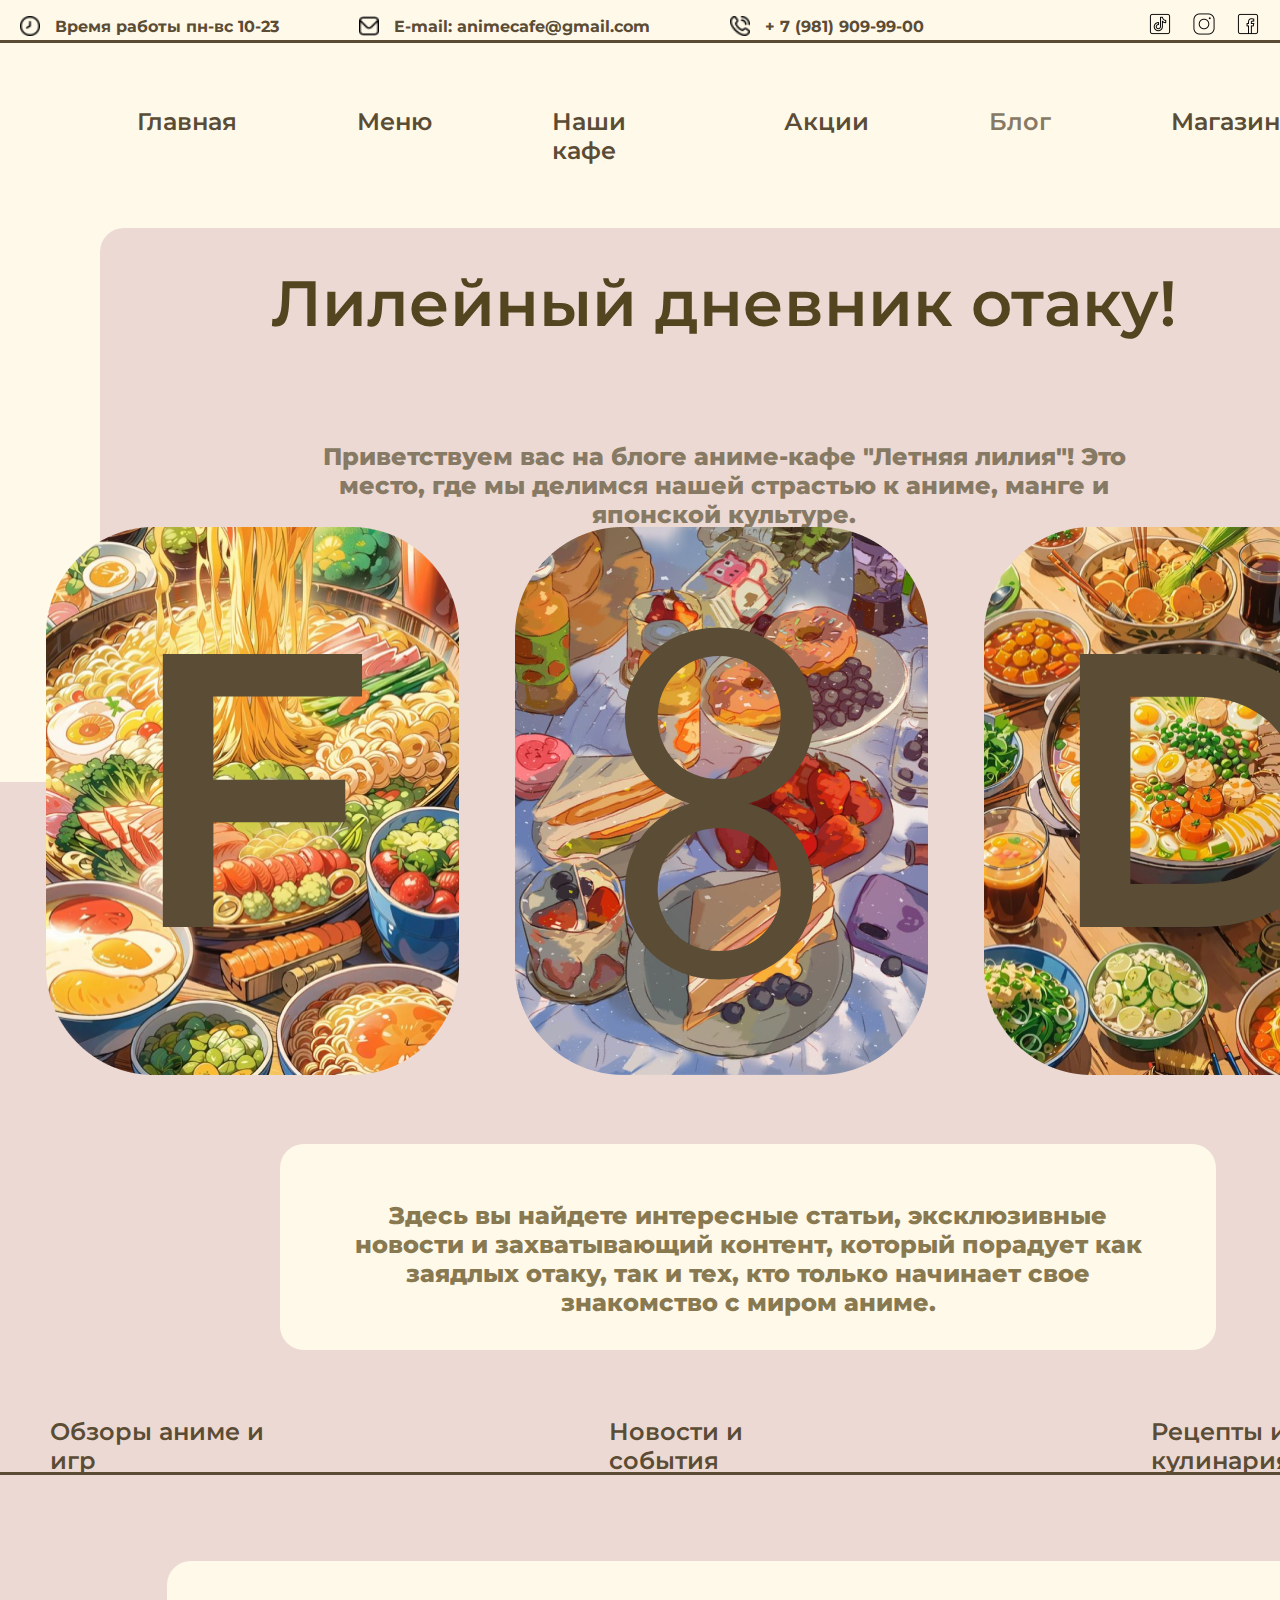
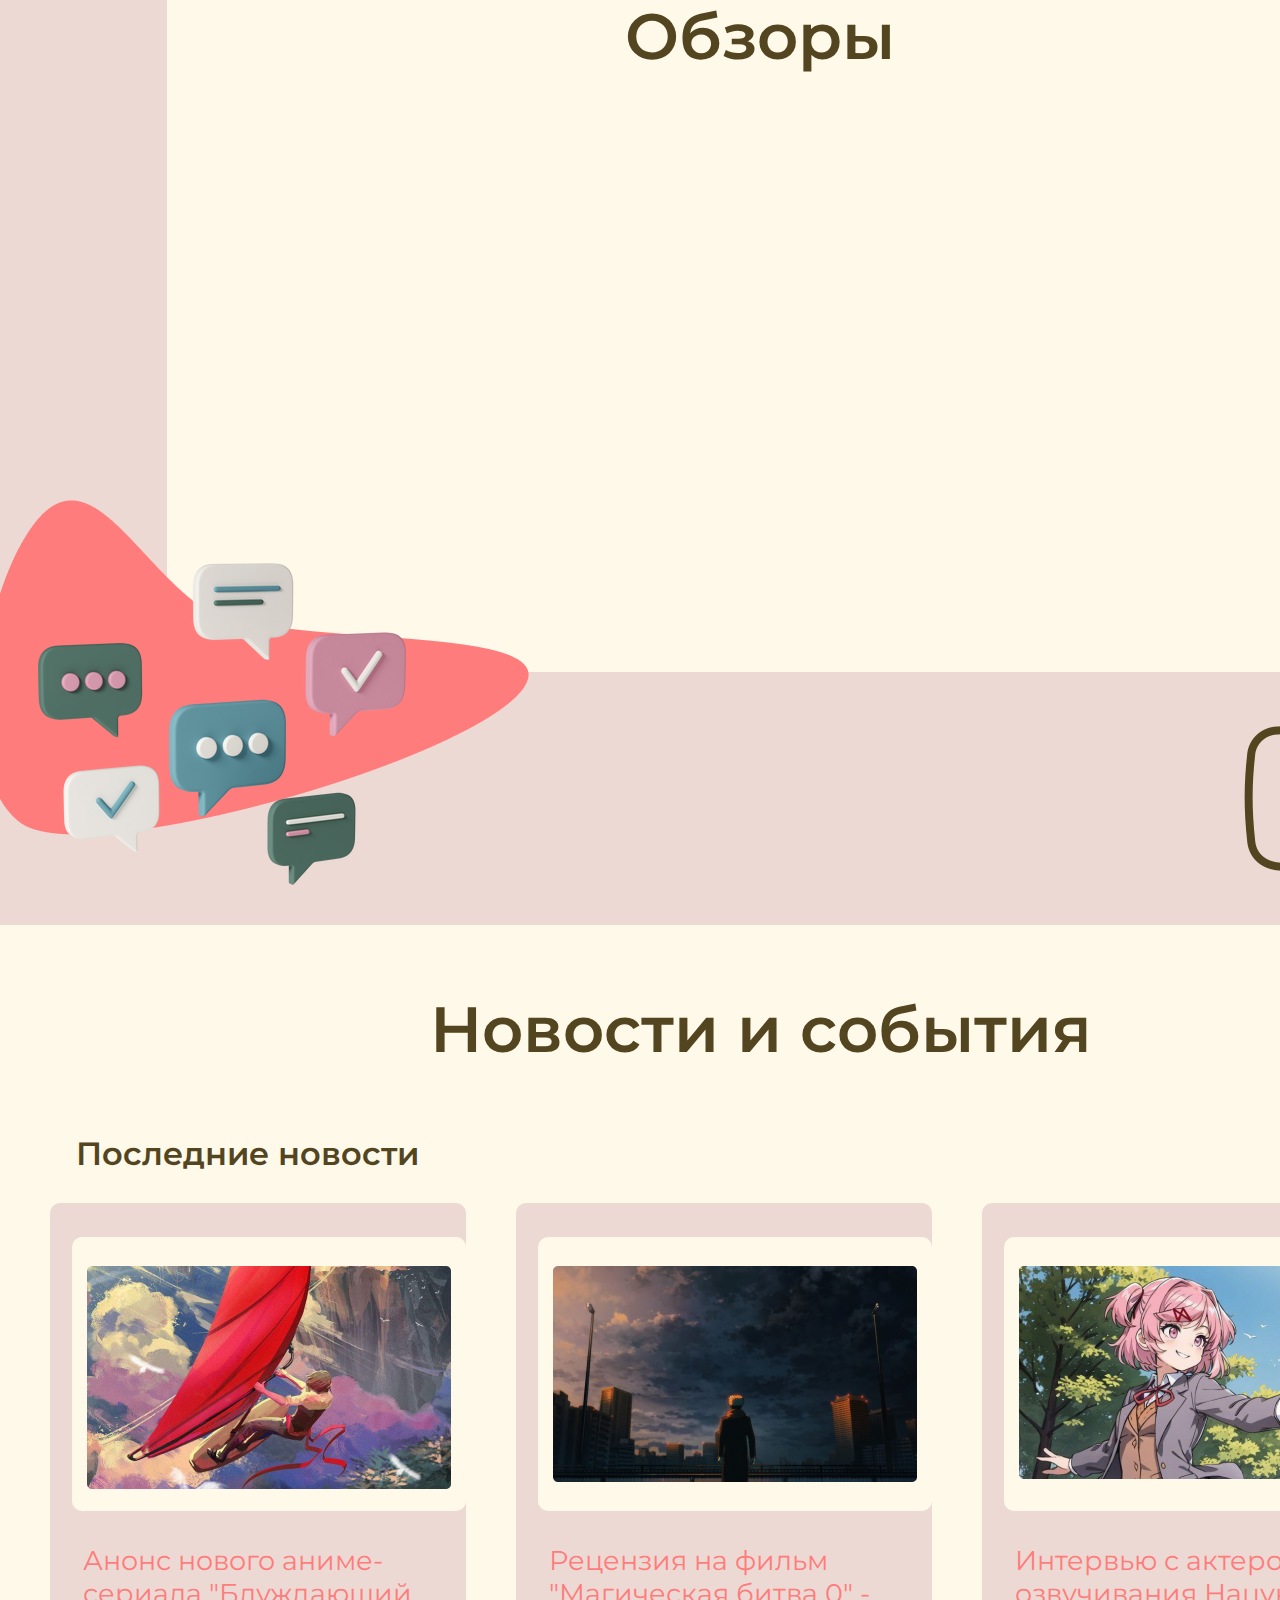
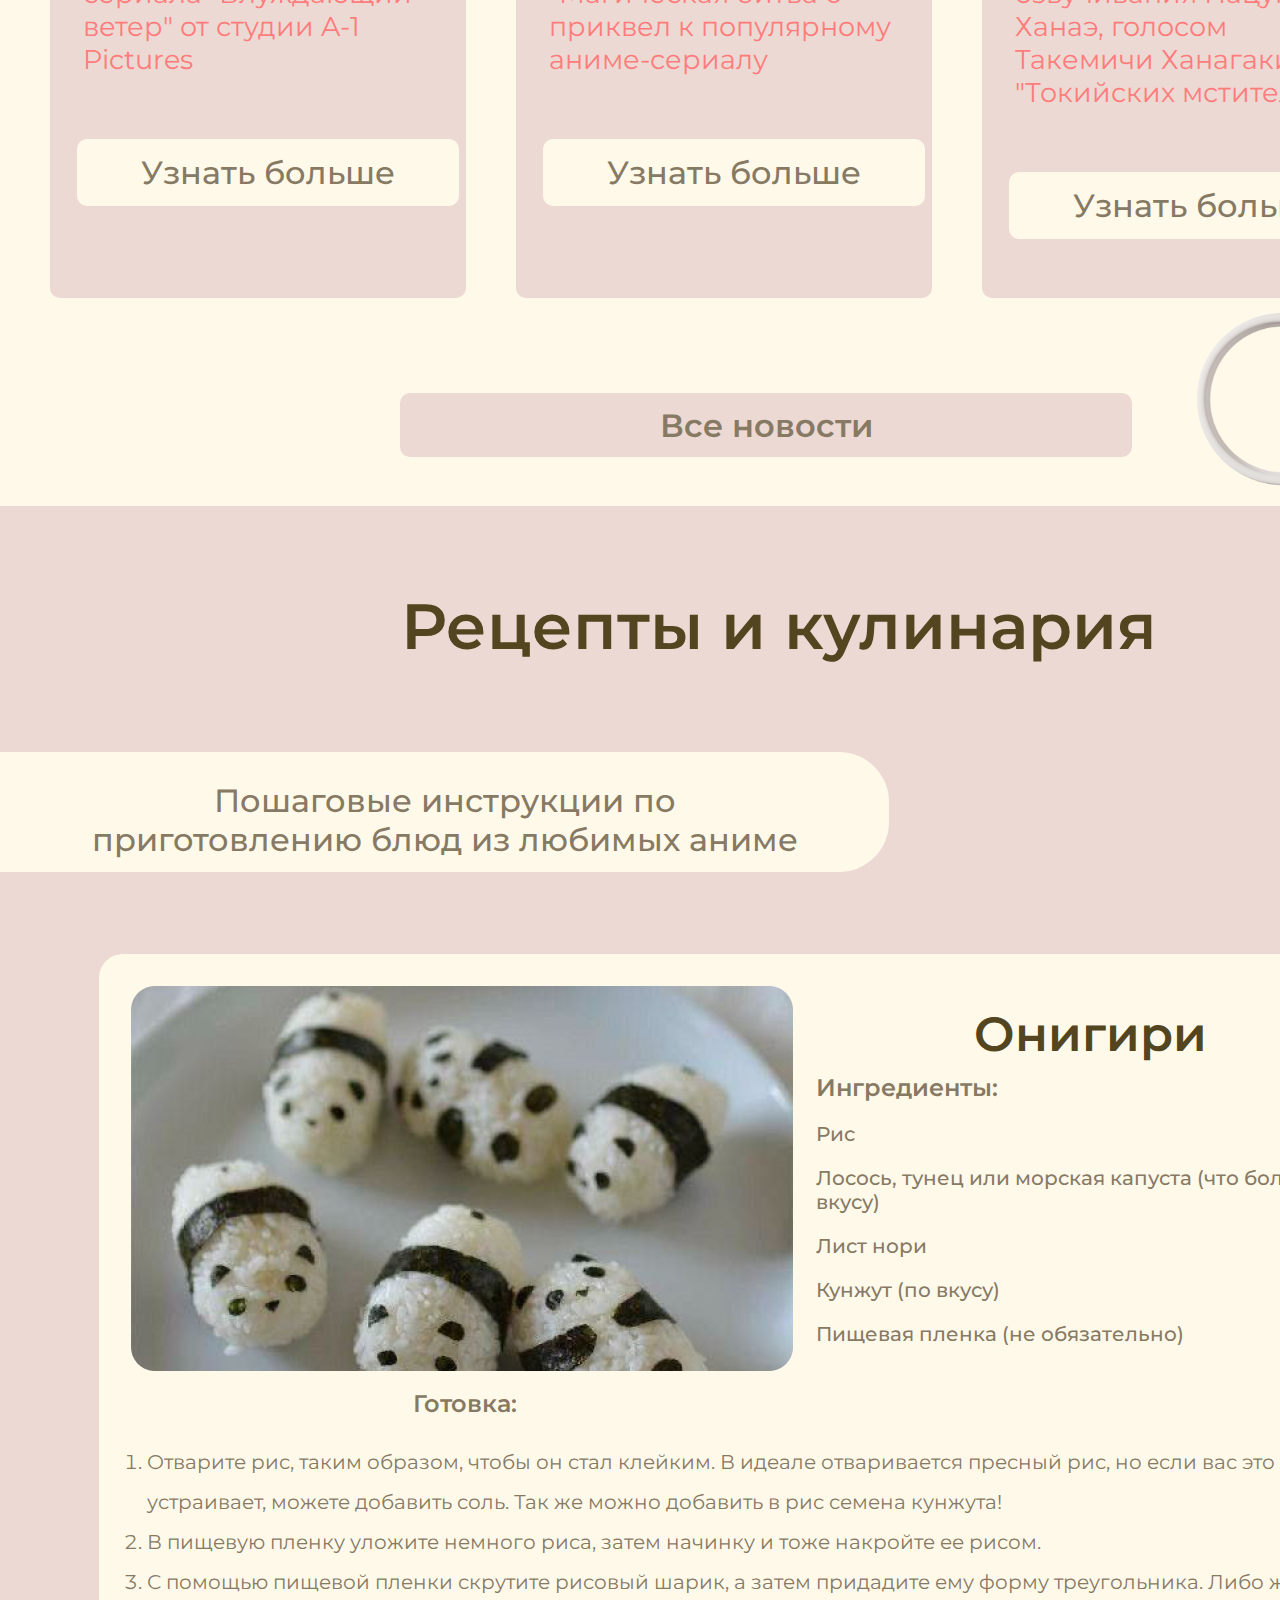
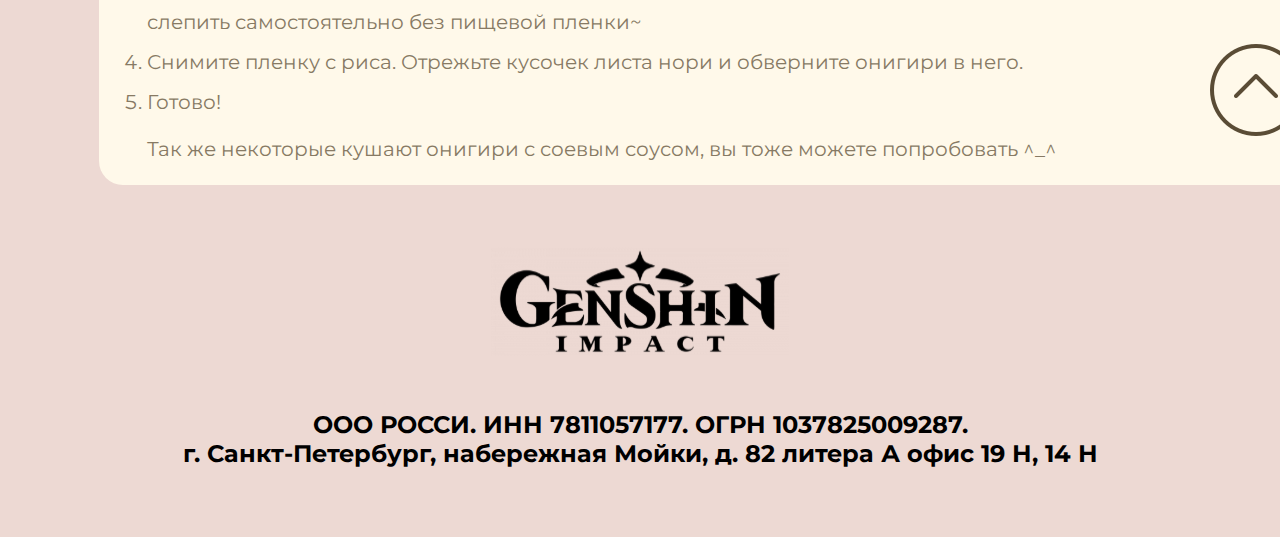
<file: blog.html>
<!DOCTYPE html>
<html lang="en">
<head>
    <meta charset="UTF-8">
    <meta name="viewport" content="width=device-width, initial-scale=1.0">
    <link rel="stylesheet" href="styleBlog.css">
    <title>Document</title>
</head>
<body>
        <header>
            <div class="header-row">
              <div class="header-r">
                <div class="header-icon">
                  <img src="Assets/Clock icon.svg" alt="Часы" />
                  <span>Время работы пн-вс 10-23</span>
                </div>
                <div class="header-icon">
                  <img src="Assets/Mail icon.svg" alt="Часы" />
                  <span>E-mail: animecafe@gmail.com</span>
                </div>
                <a href="tel:+7 981 909 99 00" class="header-icon">
                  <img src="Assets/Phone icon.svg" alt="Часы" />
                  <span>+ 7 (981) 909-99-00</span>
                </a>
              </div>
              <div class="header-l">
                <a href="#">
                  <img src="Assets/TikTok icon.svg" alt="Тик Ток" />
                </a>
                <a href="#">
                  <img src="Assets/Instagram icon.svg" alt="Инстаграм" />
                </a>
                <a href="#">
                  <img src="Assets/Facebook icon.svg" alt="Фейсбуг" />
                </a>
              </div>
            </div>
            <div class="barOne"></div>
          </header>
      <main>
            <section class="sect1">
              <nav>
                <a href="index.html">Главная</a>
                <a href="#">Меню</a>
                <a href="cafe.html">Наши кафе</a>
                <a href="Stocks.html">Акции</a>
                <a href="blog.html"><span>Блог</span></a>
                <a href="#">Магазин</a>
              </nav>
            
                <article class="Start">
                  <h1>Лилейный дневник отаку!</h1>
                  <p>Приветствуем вас на блоге аниме-кафе "Летняя лилия"! Это<br> место, где мы делимся нашей страстью к аниме, манге и<br> японской культуре.</p>               
                </article>
           
              
            </section>

            <section class="Sect2">
              <div class="divFoto">
                <img src="Assets/ғᴏᴏᴅ ᴅʀᴀᴡɪɴɢ 1.png" alt="Еда">
                <img src="Assets/Nyam, Maria Azaryan 마리아 아사랸 1.png" alt="Food">
                <img src="Assets/ғᴏᴏᴅ ᴅʀᴀᴡɪɴɢ (1) 1.png" alt="food">
              </div>
              
                <p class="F">F</p>
                <p class="O">O</p>
                <p class="O2">O</p>
                <p class="D">D</p>

              <div class="Info">
                <p>Здесь вы найдете интересные статьи, эксклюзивные<br> новости и захватывающий контент, который порадует как<br> заядлых отаку, так и тех, кто только начинает свое<br> знакомство с миром аниме.</p>
              </div>
              <div class="NavDiv">
                <nav class="navblog">
                  <a href="#">Обзоры аниме и игр</a>
                  <a class="Novost" href="#">Новости и события</a>
                  <a class="Rec" href="#">Рецепты и кулинария</a>
                </nav>
                
              </div>
              <div class="LineDivSect"></div>
              
              <article>
                <div class="DivObzor">
                  <h2 class="Obzor">Обзоры</h2>
                  <iframe width="720" height="470" src="https://www.youtube.com/embed/uiKYBe3lyRo?si=6dqje8rtrDcwW5Ks" title="YouTube video player" frameborder="0" allow="accelerometer; autoplay; clipboard-write; encrypted-media; gyroscope; picture-in-picture; web-share" referrerpolicy="strict-origin-when-cross-origin" allowfullscreen></iframe>
                </div>
               
                <img class="ImgEllipse13" src="Assets/Ellipse 13 (1).png" />
                <img class="sms" src="Assets/3d-casual-life-speech-bubbles 1.svg" />
                <img class="Youtube" src="Assets/icons8-youtube-256 1.svg" />
              </article>
            </section>
            <section class="news">
              <h2>Новости и события</h2>
              <p class="newslast">Последние новости</p>
            <div class="News3">
              <div class="n">
                <div class="divForImg">
                  <img class="imgAnime" src="Assets/photo_5366079930456201763_x 1.png" alt="Аниме Бодрящий ветер">
                </div>
                <p class="textNews">Анонс нового аниме-<br>сериала "Блуждающий<br> ветер" от студии A-1<br> Pictures</p>
                <button class="ButMen">
                  <div class="button">Узнать больше</div>
                </button>
              </div>
              <div class="n">
                <div class="divForImg">
                  <img class="imgAnime" src="Assets/загруженное 2.png" alt="Аниме магическая битва">
                </div>
                <p class="textNews">Рецензия на фильм<br> "Магическая битва 0" -<br> приквел к популярному аниме-сериалу</p>
                <button class="ButMen">
                  <div class="button">Узнать больше</div>
                </button>
              </div>
              <div class="n">
                <div class="divForImg">
                  <img class="imgAnime" src="Assets/photo_5366079930456202073_x 1.png" alt="Нацуки Ханаэ">
                </div>
                <p class="textNews">Интервью с актером<br> озвучивания Нацуки<br> Ханаэ, голосом<br> Такемичи Ханагаки из<br> "Токийских мстителей"</p>
                <button class="ButMen">
                  <div class="button">Узнать больше</div>
                </button>
              </div>
            </div>
            <button class="KnopkaLast">
              <div class="button">Все новости</div>
            </button>
            
            </section>
            <section class="SectionFinalFood">
              <img class="Glass" src="Assets/3d-casual-life-magnifying-glass-green 1.svg" alt="Лупа иконка">
              <h2>Рецепты и кулинария</h2>
              <div class="ZametkaFood">
                <p>Пошаговые инструкции по<br> приготовлению блюд из любимых аниме</p>
              </div>
              <article>
                <img src="Assets/4b8eebf4-20f5-4ffe-97fe-d90ff6f7f8e1 1.png" alt="Онигири">
                <h3>Онигири</h3>
                <p class="FoodNeed">Ингредиенты:</p>
                <p class="TextFoodOni">Рис</p>
                <p class="TextFoodOni">Лосось, тунец или морская капуста (что больше по вкусу)</p>
                <p class="TextFoodOni">Лист нори</p>
                <p class="TextFoodOni">Кунжут (по вкусу)</p>
                <p class="TextFoodOni">Пищевая пленка (не обязательно)</p>
                <p class="FoodDo">Готовка:</p>
                <ol>
                  <li>Отварите рис, таким образом, чтобы он стал клейким. В идеале отваривается пресный рис, но если вас это не устраивает, можете добавить соль. Так же можно добавить в рис семена кунжута!</li>
                  <li>В пищевую пленку уложите немного риса, затем начинку и тоже накройте ее рисом.</li>
                  <li>С помощью пищевой пленки скрутите рисовый шарик, а затем придадите ему форму треугольника. Либо же можно слепить самостоятельно без пищевой пленки~</li>
                  <li>Снимите пленку с риса. Отрежьте кусочек листа нори и обверните онигири в него.</li>
                  <li>Готово!</li>
                </ol>
                <p class="pTextFinal">Так же некоторые кушают онигири с соевым соусом, вы тоже можете попробовать ^_^</p>
             
              </article>
              <img class="arrowfinal" src="Assets/icons8-arrow-100 1 (2).svg" />
            </section>

          </main>

    <footer>
      <img src="Assets/Cafe logo.svg" alt="Лого" />
        <p>
          ООО РОССИ. ИНН 7811057177. ОГРН 1037825009287.<br />г. Санкт-Петербург,
          набережная Мойки, д. 82 литера А офис 19 Н, 14 Н
        </p>
    </footer>
</body>
</html>
</file>
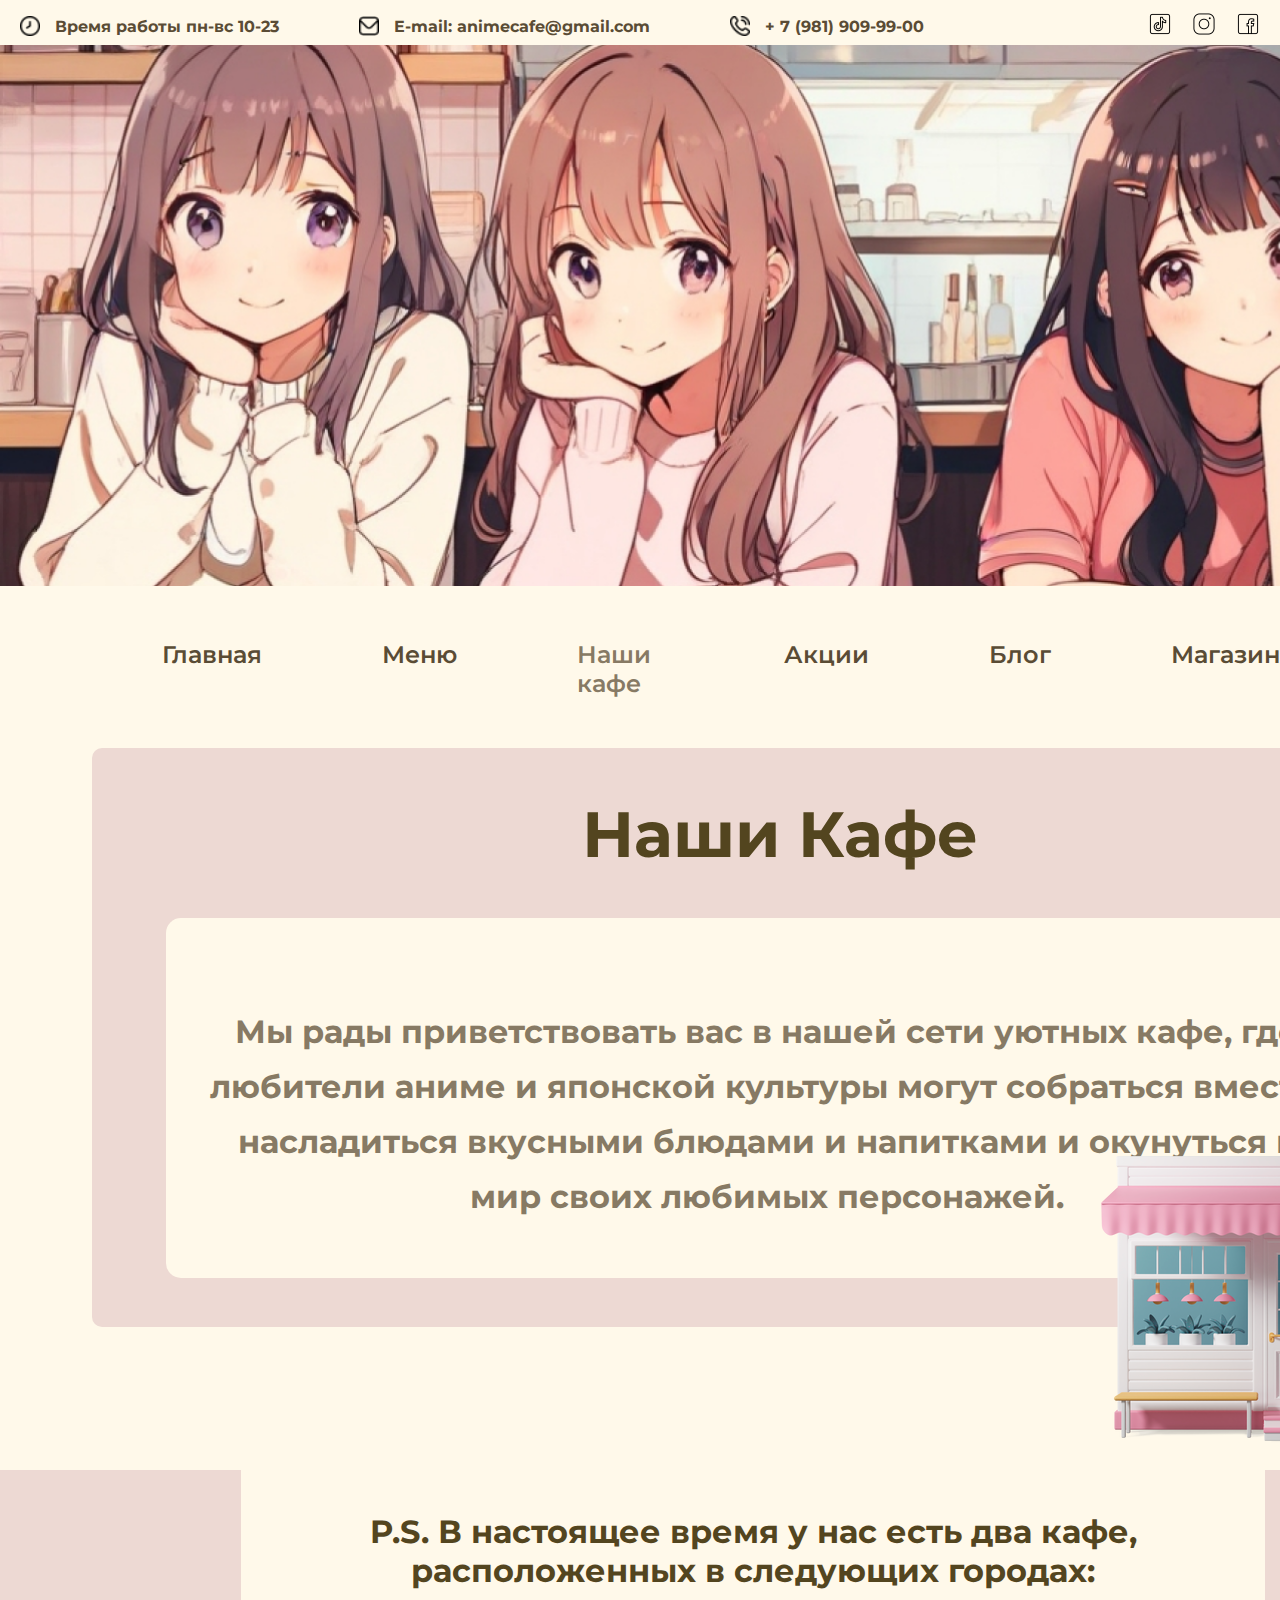
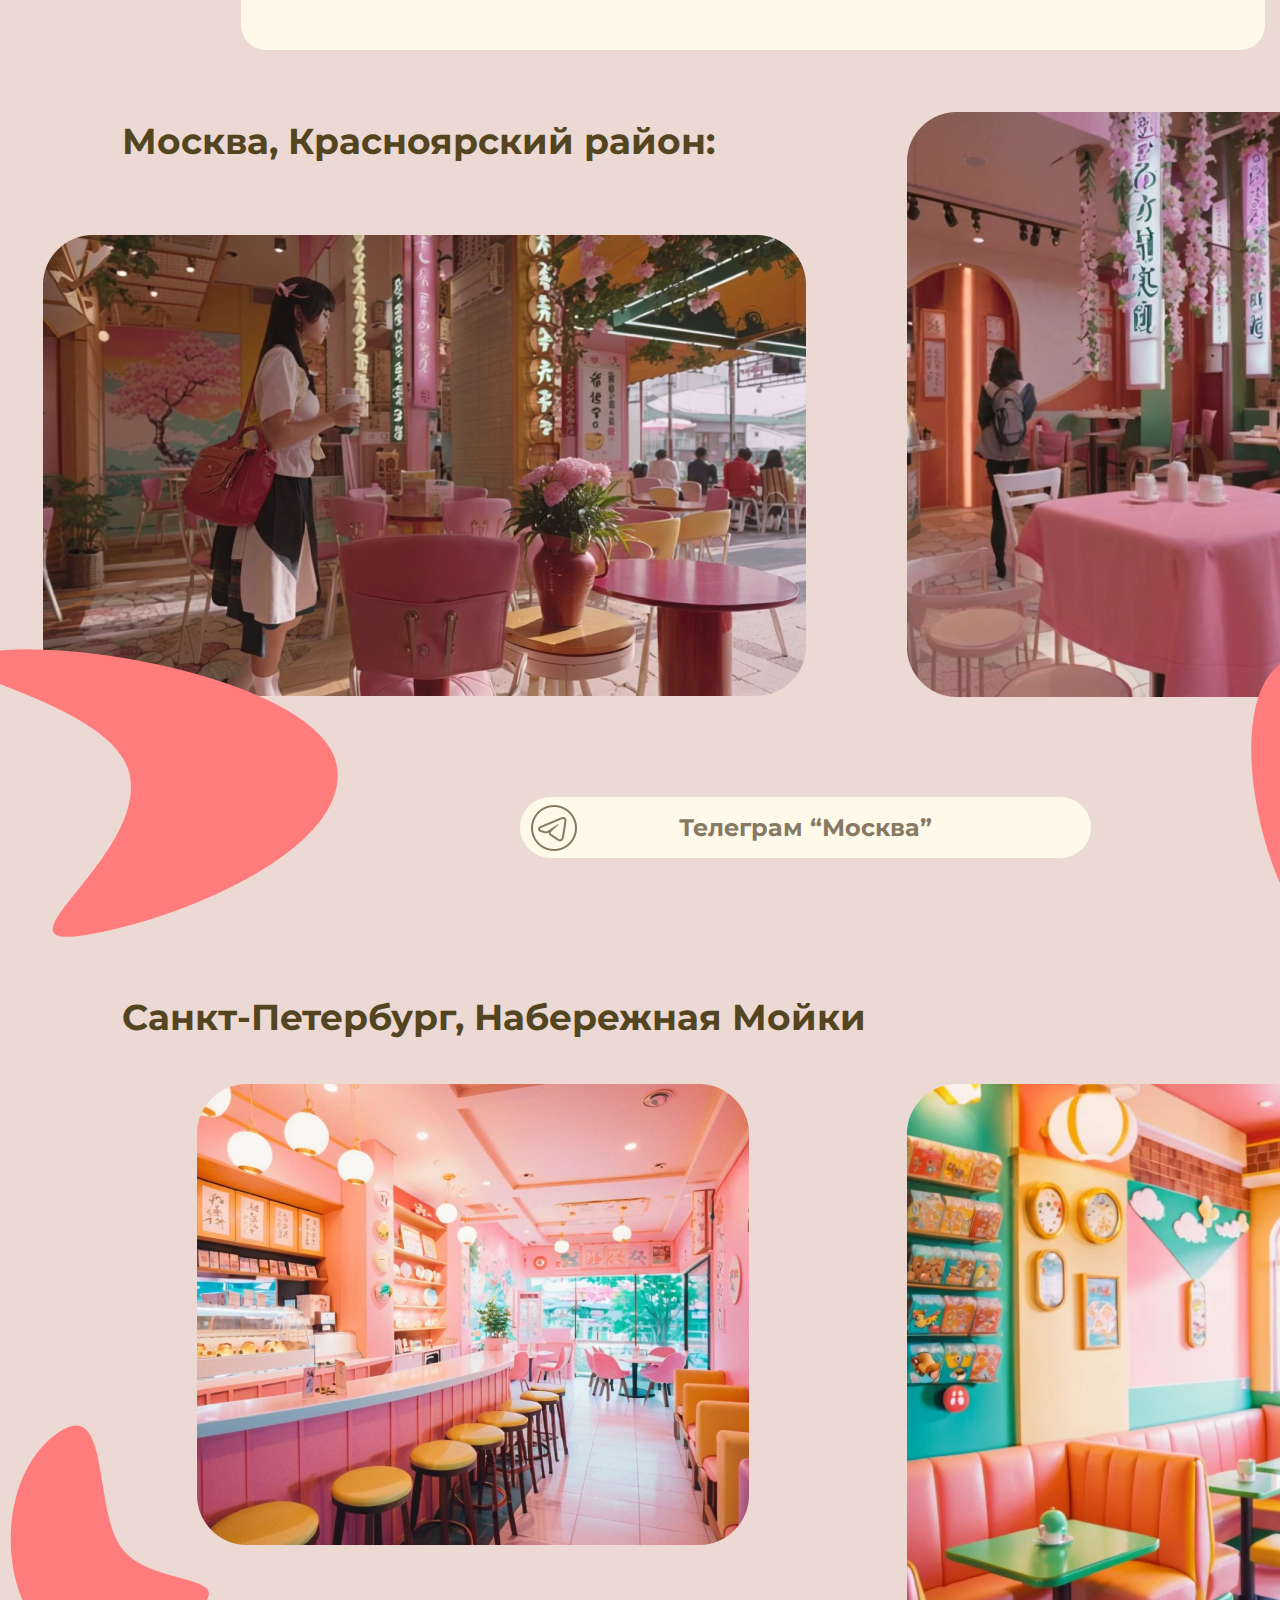
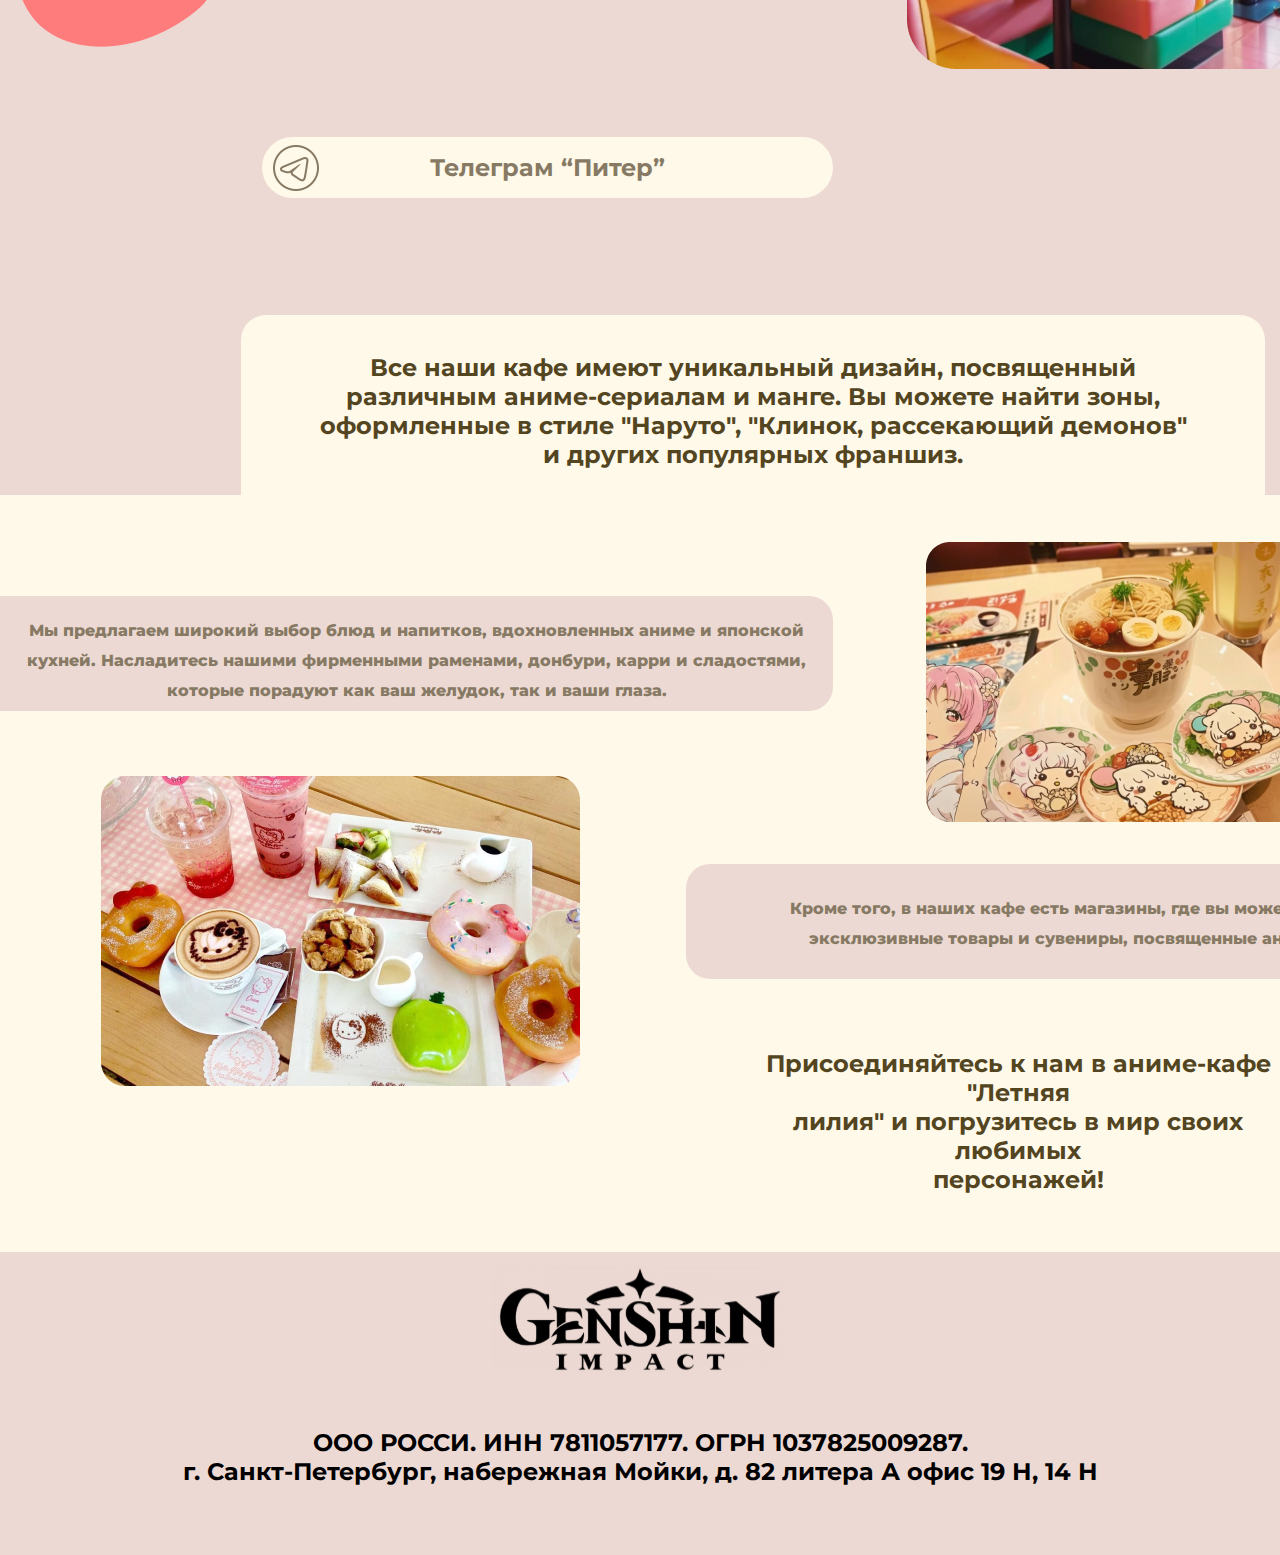
<file: cafe.html>
<!DOCTYPE html>
<html lang="en">
<head>
    <meta charset="UTF-8">
    <meta name="viewport" content="width=device-width, initial-scale=1.0">
    <link rel="stylesheet" href="styleCafe.css">
    <title>Document</title>
</head>
<body>
    <header>
        <div class="header-row">
          <div class="header-r">
            <div class="header-icon">
              <img src="Assets/Clock icon.svg" alt="Часы" />
              <span>Время работы пн-вс 10-23</span>
            </div>
            <div class="header-icon">
              <img src="Assets/Mail icon.svg" alt="Часы" />
              <span>E-mail: animecafe@gmail.com</span>
            </div>
            <a href="tel:+7 981 909 99 00" class="header-icon">
              <img src="Assets/Phone icon.svg" alt="Часы" />
              <span>+ 7 (981) 909-99-00</span>
            </a>
          </div>
  
          <div class="header-l">
            <a href="#">
              <img src="Assets/TikTok icon.svg" alt="Тик Ток" />
            </a>
            <a href="#">
              <img src="Assets/Instagram icon.svg" alt="Инстаграм" />
            </a>
            <a href="#">
              <img src="Assets/Facebook icon.svg" alt="Фейсбуг" />
            </a>
          </div>
        </div>
      </header>


      <main>
        <section class="SectionStart">
            <img width="1519px" src="Assets/Default_cute_cozy_cafe_pastel_colors_pale_pink_bar_counter_5_b_3 1.png" alt="Аниме девочки в кафе">
        <nav>
            <a href="index.html">Главная</a>
            <a href="#">Меню</a>
            <a href="cafe.html"><span>Наши кафе</span></a>
            <a href="Stocks.html">Акции</a>
            <a href="blog.html">Блог</a>
            <a href="#">Магазин</a>
        </nav>
        <div class="bannerStart">
            <h1>Наши Кафе</h1>
            <div>
                <p>Мы рады приветствовать вас в нашей сети уютных кафе, где любители аниме и японской культуры могут собраться вместе, насладиться вкусными блюдами и напитками и окунуться в<br>
                     мир своих любимых персонажей.</p>
            </div>
        </div>
        <img class="shop" src="Assets/casual-life-3d-shop-facade-with-awning-and-chalkboard-2 1.svg">
        </section>
        <section class="SectionPlace">
            <div class="bannerPazlOne">
                <p>P.S. В настоящее время у нас есть два кафе,<br>
                     расположенных в следующих городах:</p>
            </div>
            <h2 class="h2Moskva">Москва, Красноярский район:</h2>
            <img class="Cafe2" src="Assets/fbb3b59c-54be-4440-9043-eaf6635c86d5 1.png" alt="Кафе в Москве">
            <img class="el1" src="Assets/Ellipse 14.png" >
            <img class="el2" src="Assets/Ellipse 15 (1).png" >
            <img class="Cafe1" src="Assets/5ff09459-11f6-4e13-b64d-0bfa3a7a76cf 1.png" alt="Кафе в Москве">

            <div >
                <img class="telegram" src="Assets/icons8-telegram-50 1.svg">
                <button class="divKnopka">
                    <div class="button">Телеграм “Москва”</div>
                </button>
            </div>

            <h2 class="h2Spb">Санкт-Петербург, Набережная Мойки</h2>
            <img class="CafeMoskva1" src="Assets/51634598-0c1a-4d33-85b5-f37b6956dff9 1.png" alt="Кафе в Москве">
            <img class="CafeMoskva2" src="Assets/9b380612-055e-4c00-a184-c194be56cc1c 1.png" alt="Кафе в Москве">
            <img class="ElMoskva" src="Assets/Ellipse 16 (1).png">
            <div>
                <img class="telegramM" src="Assets/icons8-telegram-50 1.svg">
                <button class="ButMen">
                    <div class="button">Телеграм “Питер”</div>
                </button>
            </div>
            <div class="bannerPazlTwo">
                <p>Все наши кафе имеют уникальный дизайн, посвященный<br>
                     различным аниме-сериалам и манге. Вы можете найти зоны,<br>
                      оформленные в стиле "Наруто", "Клинок, рассекающий демонов"<br>
                       и других популярных франшиз.</p>
            </div>
        </section>
        <section class="fiinalSection">
            <div class="finalDivOne">
                <p>Мы предлагаем широкий выбор блюд и напитков, вдохновленных аниме и японской кухней. Насладитесь нашими фирменными раменами, донбури, карри и сладостями, которые порадуют как ваш желудок, так и ваши глаза.</p>
            </div>
            <img class="foodFinal" src="Assets/4cc05278-3917-49bd-aa4d-accf8b1bc132 1.png" alt="Еда в кафе">
            <img class="foodfinal2" src="Assets/d521f6a21dd5aee903e84fd07ff5b3a2 1.png" alt="Еда в кафе">
            <div class="finalDivTwo">
                <p>Кроме того, в наших кафе есть магазины, где вы можете приобрести<br> эксклюзивные товары и сувениры, посвященные аниме и манге.</p>
            </div>
            <p class="pFinal">Присоединяйтесь к нам в аниме-кафе "Летняя<br> лилия" и погрузитесь в мир своих любимых<br> персонажей!</p>
        </section>


        <footer>
            <img src="Assets/Cafe logo.svg" alt="Лого" />
              <p>
                ООО РОССИ. ИНН 7811057177. ОГРН 1037825009287.<br />г. Санкт-Петербург,
                набережная Мойки, д. 82 литера А офис 19 Н, 14 Н
              </p>
          </footer>
      </main>
</body>
</html>
</file>
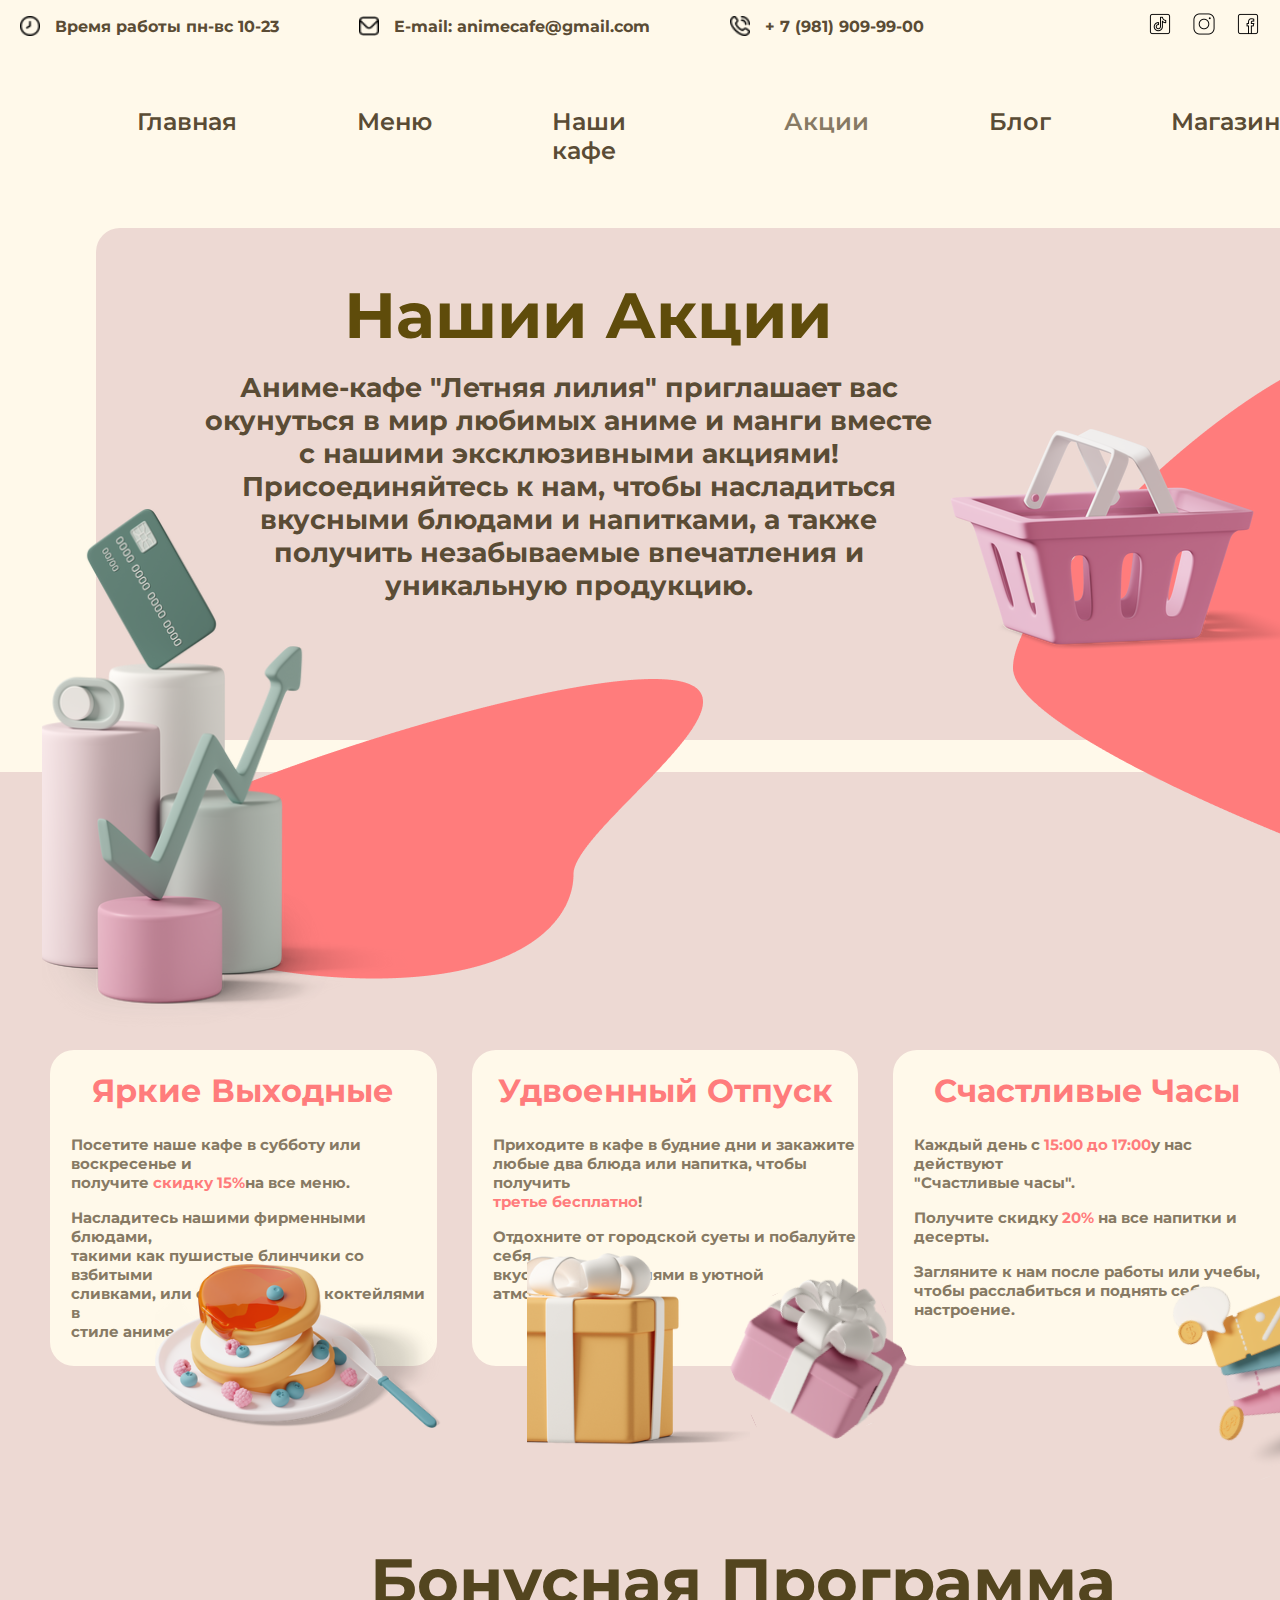
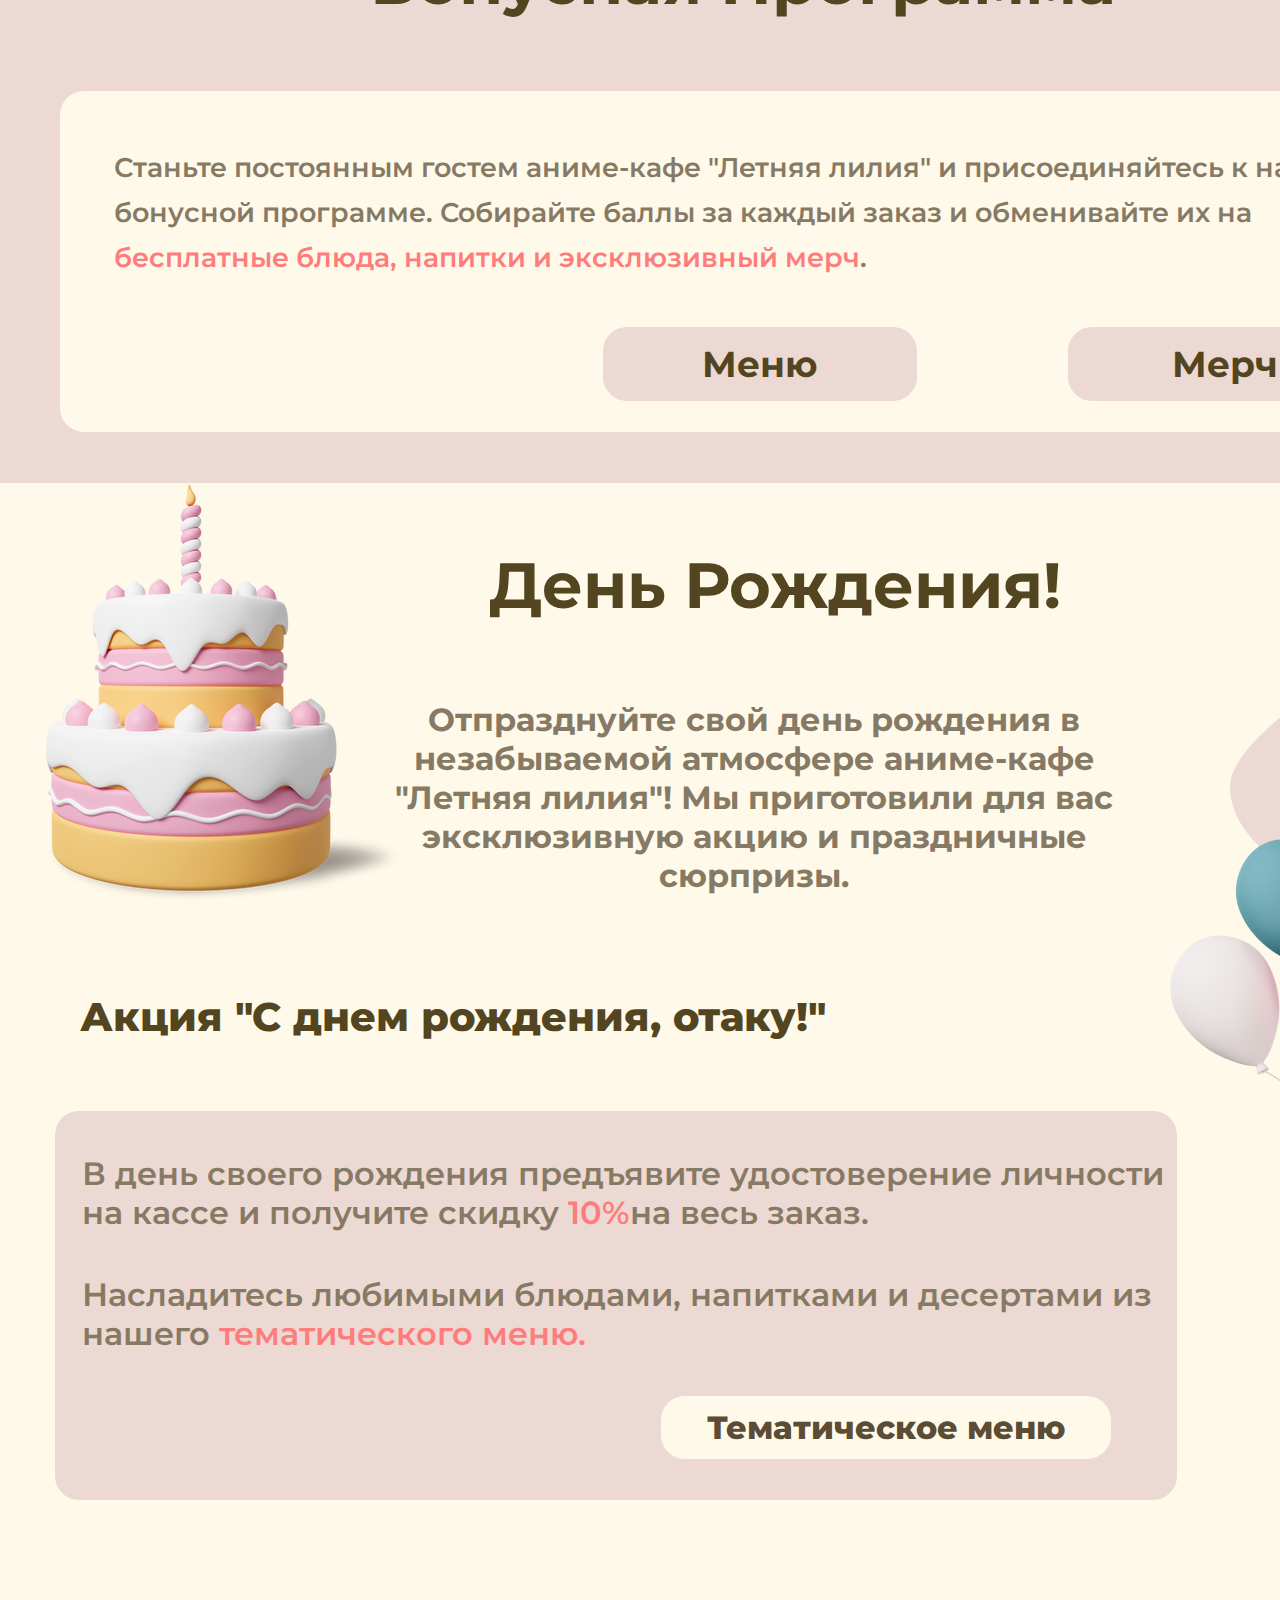
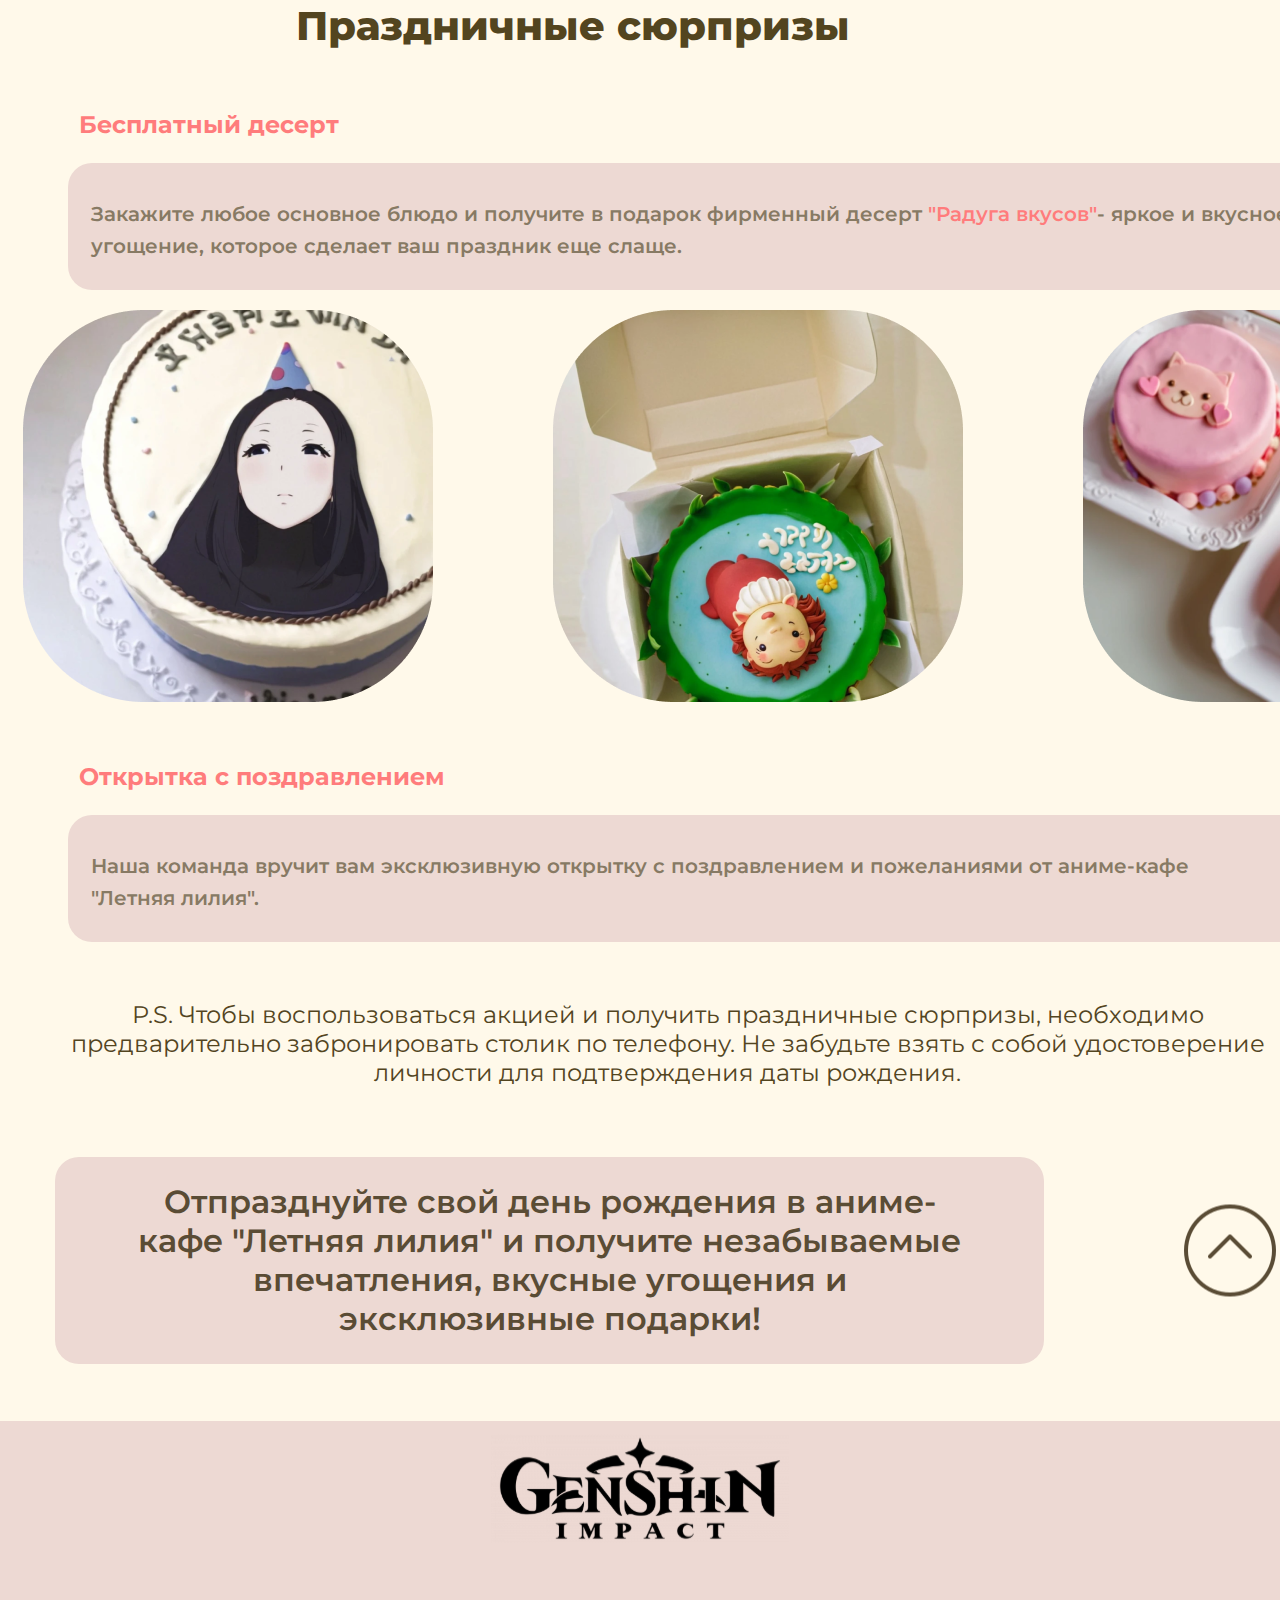
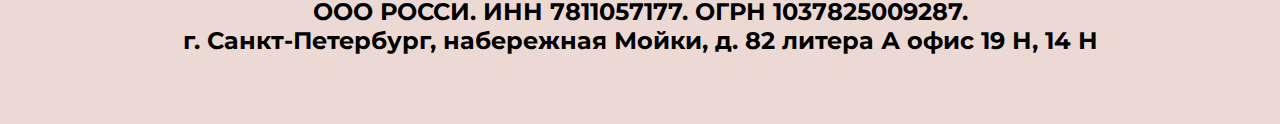
<file: Stocks.html>
<!DOCTYPE html>
<html lang="en">
  <head>
    <meta charset="UTF-8" />
    <meta name="viewport" content="width=device-width, initial-scale=1.0" />
    <link rel="stylesheet" href="styleStocks.css" />
    <title>Document</title>
  </head>
  <body>
    <header>
      <div class="header-row">
        <div class="header-r">
          <div class="header-icon">
            <img src="Assets/Clock icon.svg" alt="Часы" />
            <span>Время работы пн-вс 10-23</span>
          </div>
          <div class="header-icon">
            <img src="Assets/Mail icon.svg" alt="Часы" />
            <span>E-mail: animecafe@gmail.com</span>
          </div>
          <a href="tel:+7 981 909 99 00" class="header-icon">
            <img src="Assets/Phone icon.svg" alt="Часы" />
            <span>+ 7 (981) 909-99-00</span>
          </a>
        </div>
        <div class="header-l">
          <a href="#">
            <img src="Assets/TikTok icon.svg" alt="Тик Ток" />
          </a>
          <a href="#">
            <img src="Assets/Instagram icon.svg" alt="Инстаграм" />
          </a>
          <a href="#">
            <img src="Assets/Facebook icon.svg" alt="Фейсбуг" />
          </a>
        </div>
      </div>
    </header>
    <main>
      <section class="sect1">
        <nav>
          <a href="index.html">Главная</a>
          <a href="#">Меню</a>
          <a href="cafe.html">Наши кафе</a>
          <a href="Stocks.html"><span>Акции</span></a>
          <a href="blog.html">Блог</a>
          <a href="#">Магазин</a>
        </nav>
        <div class="article1">
          <h1>Нашии Акции</h1>
          <p>
            Аниме-кафе "Летняя лилия" приглашает вас<br />
            окунуться в мир любимых аниме и манги вместе<br />
            с нашими эксклюзивными акциями!<br />
            Присоединяйтесь к нам, чтобы насладиться<br />
            вкусными блюдами и напитками, а также<br />
            получить незабываемые впечатления и<br />
            уникальную продукцию.
          </p>
        </div>
      </section>
      <section class="sect2">
        <img class="ellips" src="Assets/Ellipse 10.png" />
        <img
          class="basket"
          src="Assets/casual-life-3d-side-view-of-pink-plastic-shopping-basket-1 1.svg"
        />
        <img class="ellips11" src="Assets/Ellipse 11.png" />
        <img
          class="stock"
          src="Assets/3d-casual-life-credit-card-and-chart-column 1.svg"
        />
        <div class="bonus">
          <article>
            <h2>Яркие Выходные</h2>
            <p class="txt">
              Посетите наше кафе в субботу или воскресенье и<br />
              получите <span>скидку 15%</span>на все меню.
            </p>
            <p class="txtP">
              Насладитесь нашими фирменными блюдами,<br />
              такими как пушистые блинчики со взбитыми<br />
              сливками, или освежающими коктейлями в<br />
              стиле аниме.
            </p>
          </article>
          <article>
            <h2>Удвоенный Отпуск</h2>
            <p class="txt">
              Приходите в кафе в будние дни и закажите<br />
              любые два блюда или напитка, чтобы получить<br />
              <span>третье бесплатно</span>!
            </p>
            <p class="txtP">
              Отдохните от городской суеты и побалуйте себя<br />
              вкусными угощениями в уютной атмосфере.
            </p>
          </article>
          <article>
            <h2>Счастливые Часы</h2>
            <p class="txt">
              Каждый день с <span>15:00 до 17:00</span>у нас действуют<br />
              "Счастливые часы".
            </p>
            <p class="txtP">
              Получите скидку <span>20%</span> на все напитки и<br />
              десерты.
            </p>
            <p class="txtP">
              Загляните к нам после работы или учебы,<br />
              чтобы расслабиться и поднять себе<br />
              настроение.
            </p>
          </article>
        </div>
        <img class="pank" src="Assets/casual-life-3d-blueberry-and-raspberry-pancakes-3 1.svg" />
        <img class="boksOr" src="Assets/casual-life-3d-orange-gift-box-on-ground 1.svg">
        <img class="boksPi" src="Assets/casual-life-3d-pink-gift-box-with-white-ribbon 1.svg">
        <img class="card" src="Assets/3d-casual-life-set-of-discount-coupons 1.svg">
      </section>
      <section class="sectBonus">
        <h2 class="h2-Bonus">Бонусная Программа</h2>
        <div class="divBonus">
          <p>Станьте постоянным гостем аниме-кафе "Летняя лилия" и присоединяйтесь к нашей<br>
             бонусной программе. Собирайте баллы за каждый заказ и обменивайте их на<br>
             <span>бесплатные блюда, напитки и эксклюзивный мерч</span>.
          </p>
          <div class="buttons">
            <button class="ButMen">
              <div class="button">Меню</div>
            </button>
            <button class="ButMen">
              <div class="button">Мерч</div>
            </button>
          </div>
        </div>
      </section>
      <section class="sectionBirth">
        <div class="divBirth">
          <img class="Cake" src="Assets/casual-life-3d-birthday-cake 1.svg"/>
          <div>
            <h2>День Рождения!</h2>
            <p class="BithP">Отпразднуйте свой день рождения в<br> незабываемой атмосфере аниме-кафе<br> "Летняя лилия"! Мы приготовили для вас<br> эксклюзивную акцию и праздничные<br> сюрпризы.</p>
          </div>  
          <img class="El13" src="Assets/Ellipse 13.png">
        </div>  
        <h3 class="h3Ak">Акция "С днем рождения, отаку!"</h3>
        <div class="Infotmation">
          <p>В день своего рождения предъявите удостоверение личности<br> на кассе и получите скидку <span>10%</span>на весь заказ. </p>
          <p>Насладитесь любимыми блюдами, напитками и десертами из<br> нашего <span>тематического меню.</span></p>
          <button>
            <div class="divTimM">Тематическое меню</div>
          </button>
        </div>
        
        <h3 class="surprize">Праздничные сюрпризы</h3>
        <p class="spanFree">Бесплатный десерт</p>
        <div class="inform">
          <p>Закажите любое основное блюдо и получите в подарок фирменный десерт <span>"Радуга вкусов"</span>- яркое и вкусное<br> угощение, которое сделает ваш праздник еще слаще.</p>
        </div>
        <div class="divTort">
          <img src="Assets/fc032738-7a71-4470-b7a0-902eb87d3114-3 1.png" alt="Торт с девушкой">
          <img src="Assets/03b85f64-87a6-4c46-bf4b-25f93d79fb57 1.png" alt="Торт с рыбкой из аниме">
          <img src="Assets/7e74257a-cb5c-42b3-a6f1-bc3f146630ad 1.png" alt="Розовый торт">
        </div>
        <p class="spanFree">Открытка с поздравлением</p>
        <div class="inform">
          <p>Наша команда вручит вам эксклюзивную открытку с поздравлением и пожеланиями от аниме-кафе<br> "Летняя лилия".</p>
        </div>
        <p class="ps">P.S.  Чтобы воспользоваться акцией и получить праздничные сюрпризы, необходимо<br> предварительно забронировать столик по телефону. Не забудьте взять с собой удостоверение<br> личности для подтверждения даты рождения.</p>
      <div class="End">
        <div>
          <p>Отпразднуйте свой день рождения в аниме-<br>кафе "Летняя лилия" и получите незабываемые<br> впечатления, вкусные угощения и<br> эксклюзивные подарки!</p>
        </div>
        <img src="Assets/icons8-arrow-100 1 (1).svg" alt="Стрелка вверх.Вернуться назад">
      </div>
      <img class="img15" src="Assets/Ellipse 15.png">
        <img class="imgBallon" src="Assets/3d-casual-life-balloons-1 1.svg">
        <img class="img16" src="Assets/Ellipse 16.png">
      </section>
      <footer>
        <img src="Assets/Cafe logo.svg" alt="Лого" />
        <p>
          ООО РОССИ. ИНН 7811057177. ОГРН 1037825009287.<br />г. Санкт-Петербург,
          набережная Мойки, д. 82 литера А офис 19 Н, 14 Н
        </p>
      </footer>
    </main>
  </body>
</html>
</file>
<file: styleBlog.css>
@import url("https://fonts.googleapis.com/css2?family=Montserrat:ital,wght@0,100..900;1,100..900&display=swap");

* {
  margin: 0;
  padding: 0;
  font-family: Montserrat;
}

header {
  background-color: #fff9ea;
  height: 45px;
  font-size: 16px;
}

.header-row {
  display: flex;
  padding-top: 12px;
}

.header-r {
  display: flex;
  margin-left: 20px;
  column-gap: 80px;
}

.header-l {
  display: flex;
  margin-left: auto;
  margin-right: 20px;
  column-gap: 20px;
}

.header-icon {
  display: flex;
  align-items: center;
}

.header-icon img {
  margin-right: 15px;
}

header span {
  color: #5a4c35;
  font-weight: bold;
}

a {
  text-decoration: none;
  color: #5a4c35;
}

.barOne{
  height: 3px;
  background-color: #5A4C35;
}

.sect1 {
    height: 737px;
    background: #fff9ea;
    position: relative;
  }

.divFoto{
  position: absolute;
  display: flex;
  column-gap: 56px;
  left: 46px;
  bottom: 1450px;
}

.sect1 nav {
    display: flex;
    column-gap: 120px;
    margin-left: 137px;
    padding-top: 62px;
    color: #5a4c35;
    font-weight: 600;
    font-size: 24px;
  }
  
  nav span {
    color: #877a64;
  }

.Start{
  width: 1248px;
  height: 583px;
  border-radius: 24px;
  background-color: #edd9d3;
  margin-top: 63px;
  margin-left: 100px;
  position: relative;
}

.Start h1{
  font-size: 64px;
  font-weight: 600;
  color: #53451F;
  text-align: center;
  padding-top: 36px;
}

.Start p{
  text-align: center;
  font-size: 24px;
  font-weight: 800;
  color: #877a64;
  padding-top: 100px;
}

.F{
  position: absolute;
  font-size: 390px;
  color: #5A4C35;
  font-weight: 600;
  margin-left: 126px;
  bottom: 1500px;
}

.O{
  position: absolute;
  font-size: 250px;
  color: #5A4C35;
  font-weight: 600;
  left: 614px;
  bottom: 1657px;
}

.O2{
  position: absolute;
  font-size: 250px;
  color: #5A4C35;
  font-weight: 600;
  left: 614px;
  bottom: 1485px;
}

.D{
  position: absolute;
  font-size: 390px;
  color: #5A4C35;
  font-weight: 600;
  left: 1043px;
  bottom: 1500px;
}

.Sect2{
  height: 1743px;
  background-color: #edd9d3;
  position: relative;
}

.Info{
  width: 936px;
  height: 206px;
  border-radius: 24px;
  background-color: #fff9ea;
  left: 280px;
  top: 362px;
  position: absolute;
}

.LineDivSect{
  height: 3px;
  background-color: #5A4C35;
  margin-top: 38px;
}

.Info p{
  text-align: center;
  font-size: 24px;
  color: #887951;
  font-weight: 800;
  padding-top: 57px;
}

.navblog{
  display: flex;
  column-gap: 293px;
}

.navblog a{
  font-size: 24px;
  font-weight: 600;
  color: #5A4C35;
}

.NavDiv{
  padding-top: 635px;
  width: 1383px;
  height: 17px;
  margin-left: 50px;
  margin-right: 50px;
}

.Obzor{
  color: #53451F;
  font-size: 64px;
  font-weight: 600;
  padding-top: 36px;
  margin-left: 458px;
}

.DivObzor{
  width: 1181px;
  height: 711px;
  background-color: #fff9ea;
  margin-top: 86px;
  margin-left: 167px;
  border-radius: 24px;
}

iframe{
  margin-left: 230px;
  padding-top: 20px;
}

.sms{
  position: absolute;
  bottom: 40px;
  left: 38px;
}

.Youtube{
  position: absolute;
  left: 1229px;
}

.ImgEllipse13{
  position: absolute;
left: 0px;
bottom: 90px;
}

.news{
  height: 1181px;
  background-color: #fff9ea;
}

.news h2{
  color: #53451F;
  font-size: 64px;
  font-weight: 600;
  padding-top: 65px;
  margin-left: 430px;
}

.newslast{
  color: #53451F;
  font-size: 32px;
  font-weight: 600;
  margin-left: 76px;
  margin-top: 66px;
}

.News3{
  display: flex;
  column-gap: 50px;
  margin-left: 50px;
  margin-top: 30px;
}

.n{
  background-color: #edd9d3;
  width: 438px;
  height: 695px;
  border-radius: 10px;
}

.divForImg{
  background-color: #fff9ea;
  width: 394px;
  height: 274px;
  border-radius: 10px;
  margin-left: 22px;
  margin-top: 34px;
}

.imgAnime{
  padding-left: 15px;
  padding-top: 29px;
}

.textNews{
  color: #FF7C7C;
  font-size: 27px;
  font-weight: 400;
  padding: 33px;
}

.ButMen{
  background-color: #fff9ea;
  border-radius: 10px;
  width: 382px;
  height: 67px;
  border-style: none;
  margin-left: 27px;
  margin-top: 30px;
}

.ButMen div{
  color: #877A64;
  font-size: 32px;
  font-weight: 500;
}

.KnopkaLast{
  background-color: #edd9d3;
  border-radius: 10px;
  width: 732px;
  height: 64px;
  border-style: none;
  margin-left: 400px;
  margin-top: 95px;
  color: #877A64;
  font-weight: 600;
  font-size: 32px;
}

.SectionFinalFood{
  height: 1328px;
  background-color: #edd9d3;
  position: relative;
}

.Glass{
  position: absolute;
  left: 1197px;
  bottom: 1224px;
}

.SectionFinalFood h2{
  color: #53451F;
  font-size: 64px;
  font-weight: 600;
  padding-top: 81px;
  margin-left: 401px;
}

.ZametkaFood{
  background-color: #fff9ea;
  width: 889px;
  height: 120px;
  border-radius: 0px 50px 50px 0px;
  margin-top: 87px;
}

.ZametkaFood p{
  font-size: 32px;
  font-weight: 500;
  color: #877A64;
  text-align: center;
  padding-top: 29px;
}

.SectionFinalFood article{
  width: 1318px;
  height: 831px;
  background-color: #fff9ea;
  border-radius: 24px;
  margin-top: 82px;
  margin-left: 99px;
  
}

.SectionFinalFood article img{
  position: absolute;
  left: 131px;
  top: 480px;
}

.SectionFinalFood h3{
  padding-top: 51px;
  padding-left: 875px;
  color: #53451F;
  font-size: 48px;
  font-weight: 600;
}

.FoodNeed{
  color: #877A64;
  font-size: 24px;
  font-weight: 600;
  padding-left: 717px;
  margin-top: 10px;
}

.TextFoodOni{
  color: #877A64;
  font-weight: 500;
  font-size: 20px;
  margin-top: 20px;
  margin-left: 717px;
}

.FoodDo{
  color: #877A64;
  font-size: 24px;
  font-weight: 600;
  margin-left: 314px;
  padding-top: 43px;
}

ol{
  color: #877A64;
  font-weight: 400;
  font-size: 20px;
  padding-top: 24px;
  margin-left: 48px;
}

li{
  line-height: 40px;
}

.pTextFinal{
  color: #877A64;
  font-weight: 400;
  font-size: 20px;
  padding-top: 15px;
  margin-left: 48px;
}

.arrowfinal{
  position: absolute;
  top: 1134px;
  left: 1206px;
}


  footer {
    background-color: #edd9d3;
    text-align: center;
  }
  
  footer p {
    color: black;
    font-size: 24px;
    font-weight: 700;
    padding-bottom: 69px;
    padding-top: 50px;
  }
  
  footer img {
    padding-top: 13px;
  }
</file>
<file: styleCafe.css>
@import url("https://fonts.googleapis.com/css2?family=Montserrat:ital,wght@0,100..900;1,100..900&display=swap");

* {
  margin: 0;
  padding: 0;
  font-family: Montserrat;
}

header {
    background-color: #fff9ea;
    height: 45px;
    font-size: 16px;
  }
  
  .header-row {
    display: flex;
    padding-top: 12px;
  }
  
  .header-r {
    display: flex;
    margin-left: 20px;
    column-gap: 80px;
  }
  
  .header-l {
    display: flex;
    margin-left: auto;
    margin-right: 20px;
    column-gap: 20px;
  }
  
  .header-icon {
    display: flex;
    align-items: center;
  }
  
  .header-icon img {
    margin-right: 15px;
  }
  
  header span {
    color: #5a4c35;
    font-weight: bold;
  }
  
  a {
    text-decoration: none;
    color: #5a4c35;
  }

  footer {
    background-color: #edd9d3;
    text-align: center;
  }
  
  footer p {
    color: black;
    font-size: 24px;
    font-weight: 700;
    padding-bottom: 69px;
    padding-top: 50px;
  }
  
  footer img {
    padding-top: 13px;
  }

  .SectionStart{
    background-color: #fff9ea;
    height: 1425px;
    position: relative;
  }

  nav {
    display: flex;
    column-gap: 120px;
    margin-left: 162px;
    padding-top: 50px;
    color: #5a4c35;
    font-weight: 600;
    font-size: 24px;
  }

nav a:hover{
    color: #ff7c7c;
}
  nav span {
    color: #877a64;
  }

  .bannerStart{
    border-radius: 10px;
    margin-top: 50px;
    margin-left: 92px;
    width: 1319px;
    height: 579px;
    background-color: #EDD9D3;
    
  }

  .bannerStart div{
    border-radius: 15px;
    margin-top: 45px;
    margin-left: 74px;
    width: 1175px;
    height: 360px;
    background-color: #FFF9EA;
  }

  h1{
    font-size: 64px;
    color: #53451F;
    font-weight: 700;
    padding-top: 47px;
    margin-left: 490px;
  }

  .bannerStart p{
    color: #877a64;
    font-weight: 700;
    font-size: 32px;
    line-height: 55px;
    text-align: center;
    padding-top: 86px;
    margin-left: 26px;
  }

  .shop{
    position: absolute;
    left: 1101px;
    top: 1111px;
  }

  .SectionPlace{
    height: 2225px;
    background-color: #EDD9D3;
    position: relative;
  }

  .bannerPazlOne{
    width: 1024px;
    height: 180px;
    background-color: #FFF9EA;
    border-radius: 0px 0px 25px 25px;
    margin-left: 241px;
  }
  .bannerPazlOne p{
    color: #53451F;
    font-size: 32px;
    text-align: center;
    font-weight: 700;
    padding-top: 42px;
  }
.h2Moskva{
  margin-top: 69px;
}
  .h2Spb{
    margin-top: 137px;
  }
  .SectionPlace h2{
    color: #53451F;
    font-size: 36px;
    font-weight: 700;
    margin-left: 122px;

  }

  .Cafe1{
    margin-top: 72px;
    margin-left: 43px;
  }
  .Cafe2{
    position: absolute;
    left: 907px;
    top: 242px;
  }

  .el1{
    position: absolute;
    top: 779px;
  }

  .el2{
    position: absolute;
    left: 1251px;
    top: 776px;
  }

  .divKnopka{
    background-color: #FFF9EA;
    width: 571px;
    height: 61px;
    margin-left: 520px;
    margin-top: 97px;
    border-radius: 35px;
    border-style: none;
    color: #877A64;
    font-size: 24px;
    font-weight: 700;
  }

  .telegram{
    position: absolute;
    top: 933px;
    left: 529px;
  }

  .CafeMoskva1{
    position: absolute;
    left: 197px;
    top: 1214px;
  }

  .CafeMoskva2{
    position: absolute;
    left: 907px;
    top: 1214px;
  }

  .ElMoskva{
    position: absolute;
    left: 10px;
    top: 1555px;
  }

  .telegramM{
    position: absolute;
    top: 1873px;
    left: 271px;
  }

  .ButMen{
    background-color: #FFF9EA;
    width: 571px;
    height: 61px;
    border-radius: 35px;
    border-style: none;
    color: #877A64;
    font-size: 24px;
    font-weight: 700;
    margin-top: 698px;
    margin-left: 262px;
  }

  .bannerPazlTwo{
    width: 1024px;
    height: 180px;
    background-color: #FFF9EA;
    border-radius: 25px 25px 0px 0px;
    margin-left: 241px;
    margin-top: 117px;
  }

  .bannerPazlTwo p{
    color: #53451F;
    font-size: 24px;
    font-weight: 700;
    text-align: center;
    padding-top: 38px;
  }

  .fiinalSection{
    height: 656px;
    background-color: #FFF9EA;
    position: relative;
    padding-top: 101px;
  }

  .finalDivOne{
    width: 833px;
    height: 115px;
    background-color: #EDD9D3;
    border-radius: 0px 24px 24px 0px;
    
  }

  .finalDivOne p{
    color: #877A64;
    font-size: 16px;
    line-height: 30px;
    text-align: center;
    font-weight: 800;
    padding-top: 20px;
  }

  .foodFinal{
    position: absolute;
    top: 47px;
    left: 926px;
  }

  .finalDivTwo{
    width: 833px;
    height: 115px;
    background-color: #edd9d3;
    border-radius: 24px 0px 0px 24px;
    margin-top: 153px;
    margin-left: 686px;
  }

  .finalDivTwo p{
    color: #877A64;
    font-size: 16px;
    line-height: 30px;
    text-align: center;
    font-weight: 800;
    padding-top: 30px;
  }

  .foodfinal2{
    position: absolute;
    top: 281px;
    left: 101px;
  }

  .pFinal{
    color: #53451F;
    font-size: 24px;
    text-align: center;
    font-weight: 700;
    margin-top: 70px;
    margin-left: 756px;
  }
</file>
<file: styleStocks.css>
@import url("https://fonts.googleapis.com/css2?family=Montserrat:ital,wght@0,100..900;1,100..900&display=swap");

* {
  margin: 0;
  padding: 0;
  font-family: Montserrat;
}

header {
  background-color: #fff9ea;
  height: 45px;
  font-size: 16px;
}

.header-row {
  display: flex;
  padding-top: 12px;
}

.header-r {
  display: flex;
  margin-left: 20px;
  column-gap: 80px;
}

.header-l {
  display: flex;
  margin-left: auto;
  margin-right: 20px;
  column-gap: 20px;
}

.header-icon {
  display: flex;
  align-items: center;
}

.header-icon img {
  margin-right: 15px;
}

header span {
  color: #5a4c35;
  font-weight: bold;
}

a {
  text-decoration: none;
  color: #5a4c35;
}

.sect1 {
  height: 727px;
  background: #fff9ea;
}

nav {
  display: flex;
  column-gap: 120px;
  margin-left: 137px;
  padding-top: 62px;
  color: #5a4c35;
  font-weight: 600;
  font-size: 24px;
}

nav span {
  color: #877a64;
}

.article1 {
  width: 1248px;
  height: 512px;
  background-color: #edd9d3;
  border-radius: 24px;
  position: relative;
  margin-left: 96px;
  margin-top: 63px;
}

.article1 h1 {
  color: #5f4c0b;
  padding-left: 248px;
  padding-top: 48px;
  font-size: 64px;
  font-weight: 700;
  position: absolute;
}

.article1 p {
  color: #5a4c35;
  font-size: 27px;
  font-weight: 700;
  left: 109px;
  top: 143px;
  position: absolute;
  text-align: center;
}

.ellips {
  position: absolute;
  left: 1013px;
  bottom: 534px;
}

.basket {
  position: absolute;
  left: 949px;
  bottom: 824px;
}

.sect2 {
  background-color: #edd9d3;
  position: relative;
  height: 702px;
}
.sect2 img {
  position: absolute;
}
.ellips11 {
  bottom: 495px;
  left: 85px;
}
.stock {
  bottom: 444px;
  left: 42px;
}

.bonus {
  display: flex;
  column-gap: 35px;
  margin-left: 50px;
  padding-top: 278px;
}

.bonus article {
  width: 445px;
  height: 316px;
  background-color: #fff9ea;
  border-radius: 24px;
}

.bonus article h2 {
  color: #ff7c7c;
  font-size: 32px;
  font-weight: 700;
  text-align: center;
  padding-top: 21px;
}

.bonus article p {
  padding-left: 21px;
  color: #877a64;
  font-weight: 700;
  font-size: 15px;
}

.txt{
  padding-top: 25px;
}

.txtP{
  padding-top: 16px;
}

.bonus article span {
  color: #ff7c7c;
}

.pank{
  left: 155px;
  bottom: 46px;
}

.boksOr{
  left: 527px;
  bottom: 23px;
}

.boksPi{
  left: 710px;
  bottom: 7px;
}

.card{
  left: 1165px;
  bottom: -15px;
}

.sectBonus{
  height: 609px;
  background-color: #edd9d3;
}

.h2-Bonus{
  font-size: 64px;
  font-weight: 700;
  color: #53451F;
  padding-top: 68px;
  margin-left: 370px;
}

.divBonus{
  height: 341px;
  border-radius: 24px;
  background-color: #fff9ea;
  margin-top: 71px;
  width: 1383px;
  margin-left: 60px;
}
.divBonus p{
  font-size: 27px;
  font-weight: 600;
  line-height: 45px;
  color: #877a64;
  padding: 54px 54px 0px 54px;
}
.divBonus p span{
  color: #ff7c7c;
}

.buttons{
  display: flex;
  column-gap: 151px;
  margin-left: 543px;
  padding-top: 47px;
}

.buttons button{
  width: 314px;
  height: 74px;
  background-color: #edd9d3;
  border: none;
  border-radius: 24px;
}
.buttons button div{
  color: #53451F;
  font-weight: 700;
  font-size: 36px;
}

.sectionBirth{
  height: 2538px;
  background-color: #fff9ea;
  position: relative;
}

.divBirth{
  display: flex;
}

.divBirth div{
  display: block;
}

.Cake{
  position: absolute;
  left: 46px;
  bottom: 2094px;
}

.divBirth h2{
  font-size: 64px;
  font-weight: 700;
  color: #53451F;
  margin-left: 489px;
  padding-top: 63px;
}

.BithP{
  text-align: center;
  color: #877A64;
  font-size: 32px;
  font-weight: 700;
  padding-top: 76px;
  padding-left: 395px;
}

.El13{
  position: absolute;
  left: 1230px;
  bottom: 2112px;
}

.img15{
  position: absolute;
  left: 1239px;
  top: 380px;
}

.imgBallon{
  position: absolute;
  left: 1170px;
  bottom: 1700px;
}

.img16{
  position: absolute;
  left: 1294px;
  bottom: 1345px;
}

.h3Ak{
  font-size: 40px;
  font-weight: 800;
  color: #53451F;
  margin-left: 80px;
  padding-top: 97px;
}

.Infotmation{
  width: 1122px;
  height: 389px;
  background-color: #EDD9D3;
  border-radius: 24px;
  margin-left: 55px;
  margin-top: 70px;
}

.Infotmation p{
  color: #877A64;
  font-size: 32px;
  font-weight: 600;
  padding-top: 43px;
  padding-left: 27px;
}
.Infotmation button{
  width: 450px;
  height: 63px;
  background-color: #fff9ea;
  border: none;
  border-radius: 24px;
  margin-left: 606px;
  margin-top: 43px;
}

.divTimM{
  color: #5A4C35;
  font-size: 32px;
  font-weight: 800;
}

.Infotmation span{
  color: #ff7c7c;
}

.surprize{
  color: #53451F;
  margin-left: 296px;
  font-size: 40px;
  padding-top: 101px;
  font-weight: 800;
}

.spanFree{
  color: #ff7c7c;
  font-size: 24px;
  font-weight: 700;
  margin-left: 79px;
  padding-top: 60px;
}

.inform{
  width: 1241px;
  height: 127px;
  background-color: #EDD9D3;
  margin-left: 68px;
  margin-top: 24px;
  border-radius: 24px;
}

.inform p{
  color: #877A64;
  font-size: 20px;
  font-weight: 600;
  line-height: 32px;
  padding-left: 23px;
  padding-top: 35px;
}

.inform span{
  color: #ff7c7c;
}

.divTort{
  display: flex;
  column-gap: 120px;
  margin-left: 23px;
  margin-top: 20px;
}

.ps{
  color: #53451F;
  font-size: 24px;
  font-weight: 400;
  margin-top: 58px;
  margin-left: 55px;
  text-align: center;
}

.End{
  display: flex;
}
.End div{
  background-color: #EDD9D3;
  width: 1024px;
  height: 207px;
  border-radius: 24px;
  margin-left: 55px;
  margin-top: 70px;
}

.End img{
  padding-top: 50px;
  padding-left: 136px;
}

.End p{
  color: #5A4C35;
  font-size: 32px;
  font-weight: 600;
  text-align: center;
  padding-top: 25px;
}

footer {
  background-color: #edd9d3;
  text-align: center;
}

footer p {
  color: black;
  font-size: 24px;
  font-weight: 700;
  padding-bottom: 69px;
  padding-top: 50px;
}

footer img {
  padding-top: 13px;
}
</file>
